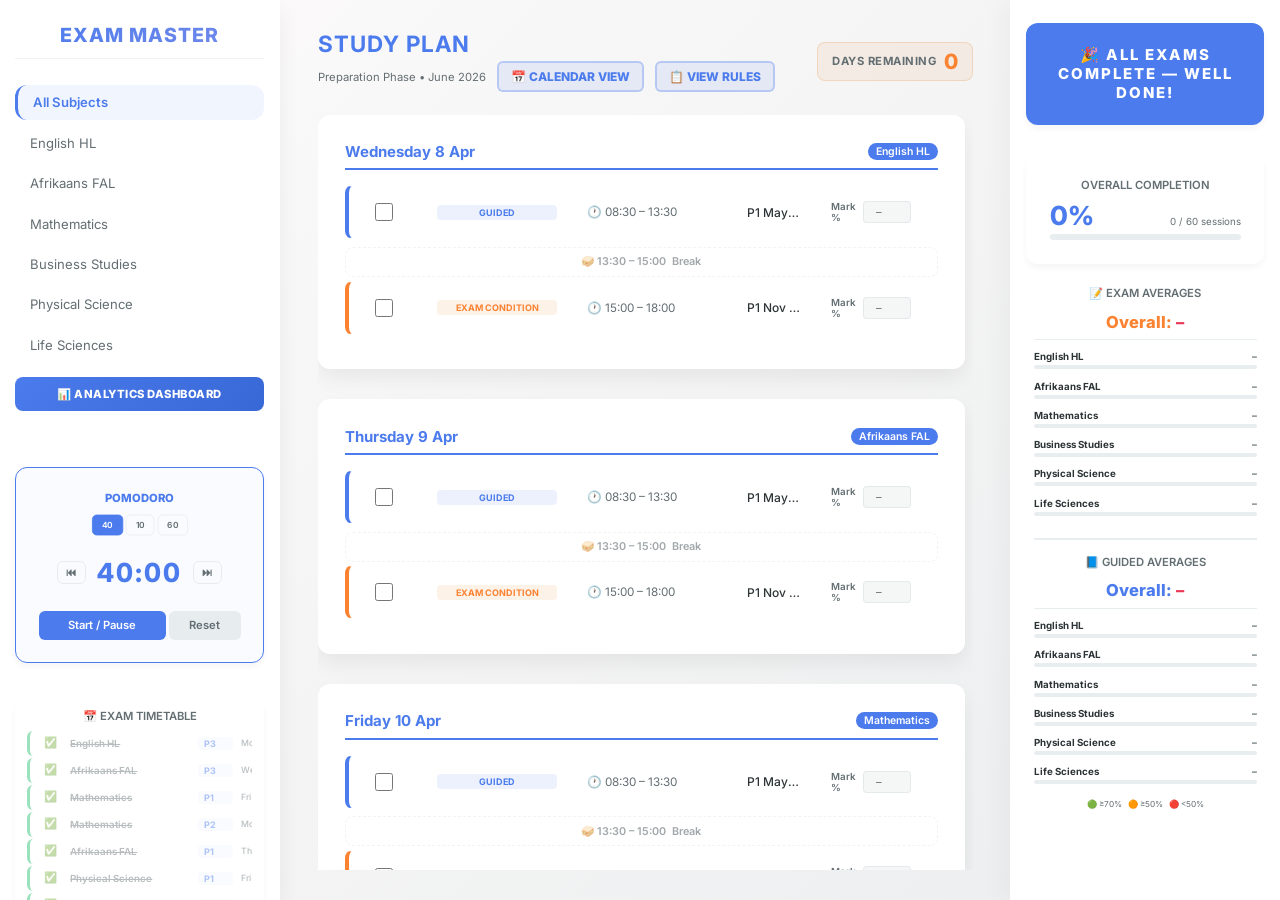
<file: index.html>
<!DOCTYPE html>
<html lang="en">
<head>
    <meta charset="UTF-8">
    <meta name="viewport" content="width=device-width, initial-scale=1.0">
    <title>Exam Master – Preparation Tracker 2026</title>
    <meta name="description" content="Track exam preparation progress for Grade 12 NSC 2026 with scheduled sittings and performance analytics.">
    <link rel="stylesheet" href="style.css">
    <link rel="preconnect" href="https://fonts.googleapis.com">
    <link rel="preconnect" href="https://fonts.gstatic.com" crossorigin>
    <link href="https://fonts.googleapis.com/css2?family=Inter:wght@400;500;600;700;800&display=swap" rel="stylesheet">
</head>
<body>
    <!-- LEFT SIDEBAR -->
    <aside>
        <div class="logo">EXAM MASTER</div>

        <nav style="margin-bottom: 1.5rem;">
            <ul class="nav-links" id="nav-links">
                <li class="nav-item active" data-subject="all">All Subjects</li>
                <li class="nav-item" data-subject="English HL">English HL</li>
                <li class="nav-item" data-subject="Afrikaans FAL">Afrikaans FAL</li>
                <li class="nav-item" data-subject="Mathematics">Mathematics</li>
                <li class="nav-item" data-subject="Business Studies">Business Studies</li>
                <li class="nav-item" data-subject="Physical Science">Physical Science</li>
                <li class="nav-item" data-subject="Life Sciences">Life Sciences</li>
            </ul>
            <a href="dashboard.html" style="display: block; margin-top: 1rem; padding: 10px; text-align: center; background: linear-gradient(135deg, var(--primary), #3867d6); color: #fff; border-radius: 8px; text-decoration: none; font-size: 0.75rem; font-weight: 800; letter-spacing: 0.5px; transition: opacity 0.2s;">📊 ANALYTICS DASHBOARD</a>
        </nav>

        <!-- Pomodoro Timer -->
        <section class="timer-panel" id="pomodoro-panel" style="margin-bottom: 1rem; border: 1px solid var(--primary); background: rgba(75, 123, 236, 0.03);">
            <div class="timer-label" id="timer-label" style="text-align: center; font-weight: 800; color: var(--primary);">Pomodoro</div>
            <div class="timer-mode-btns" style="transform: scale(0.8); margin-bottom: 0.25rem;">
                <button class="mode-btn active" onclick="setTimerMode('pomodoro')">40</button>
                <button class="mode-btn" onclick="setTimerMode('short')">10</button>
                <button class="mode-btn" onclick="setTimerMode('lunch')">60</button>
            </div>
            
            <div style="display: flex; align-items: center; justify-content: center; gap: 0.75rem; margin: 0.5rem 0;">
                <button class="mode-btn" onclick="adjustTimer(-60)" title="Back 1 min" style="padding: 4px 8px;">⏮</button>
                <div class="timer-display" id="timer-display" style="font-size: 1.75rem; min-width: 80px; text-align: center; color: var(--primary);">40:00</div>
                <button class="mode-btn" onclick="adjustTimer(60)" title="Forward 1 min" style="padding: 4px 8px;">⏭</button>
            </div>

            <div class="timer-btns" style="gap: 0.25rem;">
                <button class="timer-btn btn-start" id="timer-start-btn" onclick="toggleTimer()" style="flex: 2; font-size: 0.75rem; padding: 0.5rem;">Start / Pause</button>
                <button class="timer-btn btn-reset" onclick="resetTimer()" style="flex: 1; font-size: 0.75rem; padding: 0.5rem;">Reset</button>
            </div>
        </section>

        <!-- Exam Timetable -->
        <section class="timer-panel exam-timetable-panel" style="flex: 0 0 auto; max-height: 240px; padding: 0.75rem; overflow: hidden; margin-top: 0;">
            <div class="timer-label" style="text-align: center; margin-bottom: 0.5rem;">📅 Exam Timetable</div>
            <div id="exam-timetable-list" class="tt-list">
                <!-- Rendered by JS -->
            </div>
        </section>


    </aside>

    <!-- MOBILE HAMBURGER -->
    <button class="mobile-menu-btn" id="mobile-menu-btn" aria-label="Toggle menu" onclick="document.querySelector('aside').classList.toggle('sidebar-open'); this.classList.toggle('active');">
        <span></span><span></span><span></span>
    </button>

    <!-- CENTER CONTENT -->
    <main>
        <header class="header">
            <div>
                <h1 id="main-title" style="color: var(--primary); letter-spacing: 1px; font-size: 1.5rem;">STUDY PLAN</h1>
                <div style="display: flex; align-items: center; gap: 0.75rem; margin-top: 4px;">
                    <p style="color: var(--text-muted); font-size: 0.75rem; margin: 0;">Preparation Phase • June 2026</p>
                    <button onclick="document.getElementById('calendar-modal').style.display='flex'; renderCalendarView();" style="background: rgba(75, 123, 236, 0.1); color: var(--primary); border: 2px solid rgba(75, 123, 236, 0.3); border-radius: 6px; padding: 6px 12px; font-size: 0.8rem; font-weight: 800; cursor: pointer; transition: all 0.2s;">📅 CALENDAR VIEW</button>
                    <button onclick="document.getElementById('rules-modal').style.display='flex'" style="background: rgba(75, 123, 236, 0.1); color: var(--primary); border: 2px solid rgba(75, 123, 236, 0.3); border-radius: 6px; padding: 6px 12px; font-size: 0.8rem; font-weight: 800; cursor: pointer; transition: all 0.2s;">📋 VIEW RULES</button>
                </div>
            </div>
            <div style="display: flex; align-items: center; gap: 0.5rem; background: rgba(230, 126, 34, 0.08); padding: 8px 14px; border-radius: 8px; border: 1px solid rgba(230, 126, 34, 0.2);">
                <span style="font-size: 0.75rem; font-weight: 700; color: var(--text-muted); text-transform: uppercase; letter-spacing: 0.5px;">Days Remaining</span>
                <span id="days-countdown" style="font-size: 1.4rem; color: var(--secondary); font-weight: 800; line-height: 1;">33</span>
            </div>
        </header>

        <section class="schedule-container">
            <div id="schedule-list" class="days-list">
                <!-- Schedule generated by JS -->
            </div>
        </section>
    </main>

    <!-- RIGHT SIDEBAR -->
    <aside class="stats-aside">
        <!-- Compact Exam Countdown -->
        <section class="timer-panel" id="exam-countdown-banner" style="background: var(--primary); color: white; border: none; margin-top: 0;">
            <div id="cd-exam-label" style="font-size: 0.85rem; font-weight: 800; letter-spacing: 0.5px; margin-bottom: 0.25rem; color: rgba(255,255,255,0.95);">Next Paper</div>
            <div class="timer-label" style="color: rgba(255,255,255,0.7); margin-bottom: 0.75rem; font-size: 0.6rem;">TIME TO NEXT PAPER</div>
            <div style="display: flex; gap: 0.5rem; justify-content: center; align-items: baseline;">
                <div style="text-align: center;">
                    <div id="cd-days" style="font-size: 1.5rem; font-weight: 800; line-height: 1;">00</div>
                    <div style="font-size: 0.5rem; opacity: 0.8; text-transform: uppercase;">Days</div>
                </div>
                <div style="font-size: 1.2rem; font-weight: 300; opacity: 0.5;">:</div>
                <div style="text-align: center;">
                    <div id="cd-hours" style="font-size: 1.5rem; font-weight: 800; line-height: 1;">00</div>
                    <div style="font-size: 0.5rem; opacity: 0.8; text-transform: uppercase;">Hrs</div>
                </div>
                <div style="font-size: 1.2rem; font-weight: 300; opacity: 0.5;">:</div>
                <div style="text-align: center;">
                    <div id="cd-mins" style="font-size: 1.5rem; font-weight: 800; line-height: 1;">00</div>
                    <div style="font-size: 0.5rem; opacity: 0.8; text-transform: uppercase;">Min</div>
                </div>
                <div style="font-size: 1.2rem; font-weight: 300; opacity: 0.5;">:</div>
                <div style="text-align: center;">
                    <div id="cd-secs" style="font-size: 1.5rem; font-weight: 800; line-height: 1; color: var(--secondary-light);">00</div>
                    <div style="font-size: 0.5rem; opacity: 0.8; text-transform: uppercase;">Sec</div>
                </div>
            </div>
            <div id="cd-exam-date" style="font-size: 0.6rem; margin-top: 0.75rem; opacity: 0.7; font-weight: 600; text-align: center;">Loading...</div>
        </section>



        <!-- Overall Progress -->
        <section class="timer-panel">
            <div class="timer-label">Overall Completion</div>
            <div style="display: flex; justify-content: space-between; align-items: flex-end; margin-bottom: 0.25rem;">
                <div id="overall-percent" style="font-size: 1.75rem; font-weight: 800; color: var(--primary);">0%</div>
                <div style="font-size: 0.65rem; color: var(--text-muted); padding-bottom: 4px;">
                    <span id="sessions-done">0</span> / <span id="target-count">0</span> sessions
                </div>
            </div>
            <div style="background: var(--glass); height: 6px; border-radius: 3px; overflow: hidden;">
                <div id="progress-bar" style="width: 0%; height: 100%; background: var(--primary); transition: width 0.5s;"></div>
            </div>
        </section>

        <!-- Exam Condition Averages -->
        <section class="stats-sidebar" style="flex: 1; overflow-y: auto; padding: 0.5rem;">
            <div class="timer-label" style="text-align: center; margin-bottom: 0.75rem;">📝 Exam Averages</div>
            <div style="font-size: 1.1rem; font-weight: 800; color: var(--secondary); margin-bottom: 0.75rem; text-align: center; border-bottom: 1px solid var(--glass); padding-bottom: 0.5rem;">
                Overall: <span id="sidebar-exam-overall-avg" style="color: var(--secondary);">–</span>
            </div>
            <div style="display: flex; flex-direction: column; gap: 0.75rem;" id="exam-averages-list">
                <div>
                    <div style="display:flex;justify-content:space-between;font-size:0.65rem;font-weight:700;margin-bottom:3px;">
                        <span>English HL</span><span id="sidebar-exam-avg-English_HL">–</span>
                    </div>
                    <div style="background:var(--glass);height:4px;border-radius:2px;overflow:hidden;">
                        <div id="sidebar-exam-bar-English_HL" style="height:100%;width:0%;background:var(--secondary);border-radius:2px;transition:width 0.4s;"></div>
                    </div>
                </div>
                <div>
                    <div style="display:flex;justify-content:space-between;font-size:0.65rem;font-weight:700;margin-bottom:3px;">
                        <span>Afrikaans FAL</span><span id="sidebar-exam-avg-Afrikaans_FAL">–</span>
                    </div>
                    <div style="background:var(--glass);height:4px;border-radius:2px;overflow:hidden;">
                        <div id="sidebar-exam-bar-Afrikaans_FAL" style="height:100%;width:0%;background:var(--secondary);border-radius:2px;transition:width 0.4s;"></div>
                    </div>
                </div>
                <div>
                    <div style="display:flex;justify-content:space-between;font-size:0.65rem;font-weight:700;margin-bottom:3px;">
                        <span>Mathematics</span><span id="sidebar-exam-avg-Mathematics">–</span>
                    </div>
                    <div style="background:var(--glass);height:4px;border-radius:2px;overflow:hidden;">
                        <div id="sidebar-exam-bar-Mathematics" style="height:100%;width:0%;background:var(--secondary);border-radius:2px;transition:width 0.4s;"></div>
                    </div>
                </div>
                <div>
                    <div style="display:flex;justify-content:space-between;font-size:0.65rem;font-weight:700;margin-bottom:3px;">
                        <span>Business Studies</span><span id="sidebar-exam-avg-Business_Studies">–</span>
                    </div>
                    <div style="background:var(--glass);height:4px;border-radius:2px;overflow:hidden;">
                        <div id="sidebar-exam-bar-Business_Studies" style="height:100%;width:0%;background:var(--secondary);border-radius:2px;transition:width 0.4s;"></div>
                    </div>
                </div>
                <div>
                    <div style="display:flex;justify-content:space-between;font-size:0.65rem;font-weight:700;margin-bottom:3px;">
                        <span>Physical Science</span><span id="sidebar-exam-avg-Physical_Science">–</span>
                    </div>
                    <div style="background:var(--glass);height:4px;border-radius:2px;overflow:hidden;">
                        <div id="sidebar-exam-bar-Physical_Science" style="height:100%;width:0%;background:var(--secondary);border-radius:2px;transition:width 0.4s;"></div>
                    </div>
                </div>
                <div>
                    <div style="display:flex;justify-content:space-between;font-size:0.65rem;font-weight:700;margin-bottom:3px;">
                        <span>Life Sciences</span><span id="sidebar-exam-avg-Life_Sciences">–</span>
                    </div>
                    <div style="background:var(--glass);height:4px;border-radius:2px;overflow:hidden;">
                        <div id="sidebar-exam-bar-Life_Sciences" style="height:100%;width:0%;background:var(--secondary);border-radius:2px;transition:width 0.4s;"></div>
                    </div>
                </div>
            </div>

            <!-- Guided Averages -->
            <div style="margin-top: 1.5rem; padding-top: 1rem; border-top: 2px solid var(--glass);">
                <div class="timer-label" style="text-align: center; margin-bottom: 0.75rem;">📘 Guided Averages</div>
                <div style="font-size: 1.1rem; font-weight: 800; color: var(--primary); margin-bottom: 0.75rem; text-align: center; border-bottom: 1px solid var(--glass); padding-bottom: 0.5rem;">
                    Overall: <span id="sidebar-guided-overall-avg" style="color: var(--primary);">–</span>
                </div>
                <div style="display: flex; flex-direction: column; gap: 0.75rem;" id="guided-averages-list">
                    <div>
                        <div style="display:flex;justify-content:space-between;font-size:0.65rem;font-weight:700;margin-bottom:3px;">
                            <span>English HL</span><span id="sidebar-guided-avg-English_HL">–</span>
                        </div>
                        <div style="background:var(--glass);height:4px;border-radius:2px;overflow:hidden;">
                            <div id="sidebar-guided-bar-English_HL" style="height:100%;width:0%;background:var(--primary);border-radius:2px;transition:width 0.4s;"></div>
                        </div>
                    </div>
                    <div>
                        <div style="display:flex;justify-content:space-between;font-size:0.65rem;font-weight:700;margin-bottom:3px;">
                            <span>Afrikaans FAL</span><span id="sidebar-guided-avg-Afrikaans_FAL">–</span>
                        </div>
                        <div style="background:var(--glass);height:4px;border-radius:2px;overflow:hidden;">
                            <div id="sidebar-guided-bar-Afrikaans_FAL" style="height:100%;width:0%;background:var(--primary);border-radius:2px;transition:width 0.4s;"></div>
                        </div>
                    </div>
                    <div>
                        <div style="display:flex;justify-content:space-between;font-size:0.65rem;font-weight:700;margin-bottom:3px;">
                            <span>Mathematics</span><span id="sidebar-guided-avg-Mathematics">–</span>
                        </div>
                        <div style="background:var(--glass);height:4px;border-radius:2px;overflow:hidden;">
                            <div id="sidebar-guided-bar-Mathematics" style="height:100%;width:0%;background:var(--primary);border-radius:2px;transition:width 0.4s;"></div>
                        </div>
                    </div>
                    <div>
                        <div style="display:flex;justify-content:space-between;font-size:0.65rem;font-weight:700;margin-bottom:3px;">
                            <span>Business Studies</span><span id="sidebar-guided-avg-Business_Studies">–</span>
                        </div>
                        <div style="background:var(--glass);height:4px;border-radius:2px;overflow:hidden;">
                            <div id="sidebar-guided-bar-Business_Studies" style="height:100%;width:0%;background:var(--primary);border-radius:2px;transition:width 0.4s;"></div>
                        </div>
                    </div>
                    <div>
                        <div style="display:flex;justify-content:space-between;font-size:0.65rem;font-weight:700;margin-bottom:3px;">
                            <span>Physical Science</span><span id="sidebar-guided-avg-Physical_Science">–</span>
                        </div>
                        <div style="background:var(--glass);height:4px;border-radius:2px;overflow:hidden;">
                            <div id="sidebar-guided-bar-Physical_Science" style="height:100%;width:0%;background:var(--primary);border-radius:2px;transition:width 0.4s;"></div>
                        </div>
                    </div>
                    <div>
                        <div style="display:flex;justify-content:space-between;font-size:0.65rem;font-weight:700;margin-bottom:3px;">
                            <span>Life Sciences</span><span id="sidebar-guided-avg-Life_Sciences">–</span>
                        </div>
                        <div style="background:var(--glass);height:4px;border-radius:2px;overflow:hidden;">
                            <div id="sidebar-guided-bar-Life_Sciences" style="height:100%;width:0%;background:var(--primary);border-radius:2px;transition:width 0.4s;"></div>
                        </div>
                    </div>
                </div>
            </div>
            <p style="font-size:0.55rem;color:var(--text-muted);margin-top:1rem;text-align:center;">🟢 ≥70% &nbsp; 🟠 ≥50% &nbsp; 🔴 &lt;50%</p>
        </section>
    </aside>


    <!-- POMODORO MODAL -->
    <div id="pomodoro-modal" class="pomodoro-modal">
        <div class="modal-content">
            <h2 id="modal-title" class="modal-title">Session Complete!</h2>
            <p id="modal-msg" class="modal-msg">Take a 10 minute break to recharge.</p>
            <button class="modal-btn" id="modal-action-btn" onclick="closeTimerModal()">Start Break Now</button>
        </div>
    </div>

    <!-- RULES MODAL -->
    <div id="rules-modal" class="pomodoro-modal" style="display: none; z-index: 2000;" onclick="if(event.target === this) this.style.display='none'">
        <div class="modal-content" style="max-width: 650px; text-align: left; padding: 2.5rem; max-height: 85vh; overflow-y: auto;">
            <div style="display: flex; justify-content: space-between; align-items: center; margin-bottom: 1.5rem;">
                <h2 style="color: var(--primary); margin: 0; font-size: 1.5rem;">🎯 Exam Prep Study Rules</h2>
                <button onclick="document.getElementById('rules-modal').style.display='none'" style="background: none; border: none; font-size: 1.5rem; cursor: pointer; color: var(--text-muted);">&times;</button>
            </div>
            
            <p style="font-size: 0.85rem; color: var(--text-muted); margin-bottom: 1.5rem;">These non-negotiable rules govern the preparation phase. Read them, commit to them, and let discipline drive your results.</p>

            <h3 style="font-size: 1rem; color: var(--text-main); margin-bottom: 0.5rem; border-bottom: 1px solid var(--glass); padding-bottom: 0.25rem;">🕒 I. Routine & Sleep Protocol</h3>
            <ul style="font-size: 0.9rem; color: var(--text-main); margin-bottom: 1.5rem; padding-left: 1.2rem; line-height: 1.5;">
                <li><strong>Strict Bedtime:</strong> 22:00 (No screens 30 minutes prior).</li>
                <li><strong>Wake-up time:</strong> 07:00 (Ensures 9 hours of restorative sleep).</li>
                <li><strong>Immediate Start:</strong> Must be seated at the desk by 08:20 to begin the 08:30 session.</li>
            </ul>

            <h3 style="font-size: 1rem; color: var(--text-main); margin-bottom: 0.5rem; border-bottom: 1px solid var(--glass); padding-bottom: 0.25rem;">🪑 II. Environment & Focus Rules</h3>
            <ul style="font-size: 0.9rem; color: var(--text-main); margin-bottom: 1.5rem; padding-left: 1.2rem; line-height: 1.5;">
                <li><strong>The Desk Rule:</strong> ALL exam preparation <strong>must be done at the desk</strong>. Studying in bed is strictly prohibited.</li>
                <li><strong>Open-Door Policy:</strong> Room door <strong>must remain open</strong> during Guided Sessions (08:30 &ndash; 13:30).</li>
                <li><strong>Exam Conditions are Sacred:</strong> Afternoon sessions (15:00 &ndash; 18:00) must replicate the real exam. No music, background noise, or moving from the desk.</li>
            </ul>

            <h3 style="font-size: 1rem; color: var(--text-main); margin-bottom: 0.5rem; border-bottom: 1px solid var(--glass); padding-bottom: 0.25rem;">📱 III. Digital Distractions</h3>
            <ul style="font-size: 0.9rem; color: var(--text-main); margin-bottom: 1.5rem; padding-left: 1.2rem; line-height: 1.5;">
                <li><strong>Social Media Blackout:</strong> Social media is strictly blocked Monday through Saturday. No exceptions.</li>
                <li><strong>Restricted TV Viewing:</strong> Prohibited during the day. Max 1 hour permitted only <em>after</em> the evening session is complete.</li>
            </ul>

            <h3 style="font-size: 1rem; color: var(--text-main); margin-bottom: 0.5rem; border-bottom: 1px solid var(--glass); padding-bottom: 0.25rem;">🥪 IV. Break Protocols</h3>
            <ul style="font-size: 0.9rem; color: var(--text-main); margin-bottom: 1rem; padding-left: 1.2rem; line-height: 1.5;">
                <li><strong>13:30 Lunch Break:</strong> Eat away from the desk. Get outside/stretch for 15 mins. Avoid mental strain (no phones/books).</li>
                <li><strong>Micro-Breaks:</strong> Stand up, hydrate, and look out a window to relax eye strain. No phones.</li>
            </ul>
        </div>
    </div>

    <!-- CALENDAR MODAL -->
    <div id="calendar-modal" class="pomodoro-modal" style="display: none; z-index: 2000;" onclick="if(event.target === this) this.style.display='none'">
        <div class="modal-content" style="max-width: 800px; width: 95%; text-align: left; padding: 2.5rem; max-height: 90vh; overflow-y: auto;">
            <div style="display: flex; justify-content: space-between; align-items: center; margin-bottom: 0.5rem;">
                <h2 style="color: var(--primary); margin: 0; font-size: 1.5rem;">📅 Exam Calendar</h2>
                <button onclick="document.getElementById('calendar-modal').style.display='none'" style="background: none; border: none; font-size: 1.5rem; cursor: pointer; color: var(--text-muted);">&times;</button>
            </div>
            <div id="calendar-view-container">
                <!-- JS will populate the calendar here -->
            </div>
        </div>
    </div>

    <script src="script.js"></script>
</body>
</html>
</file>
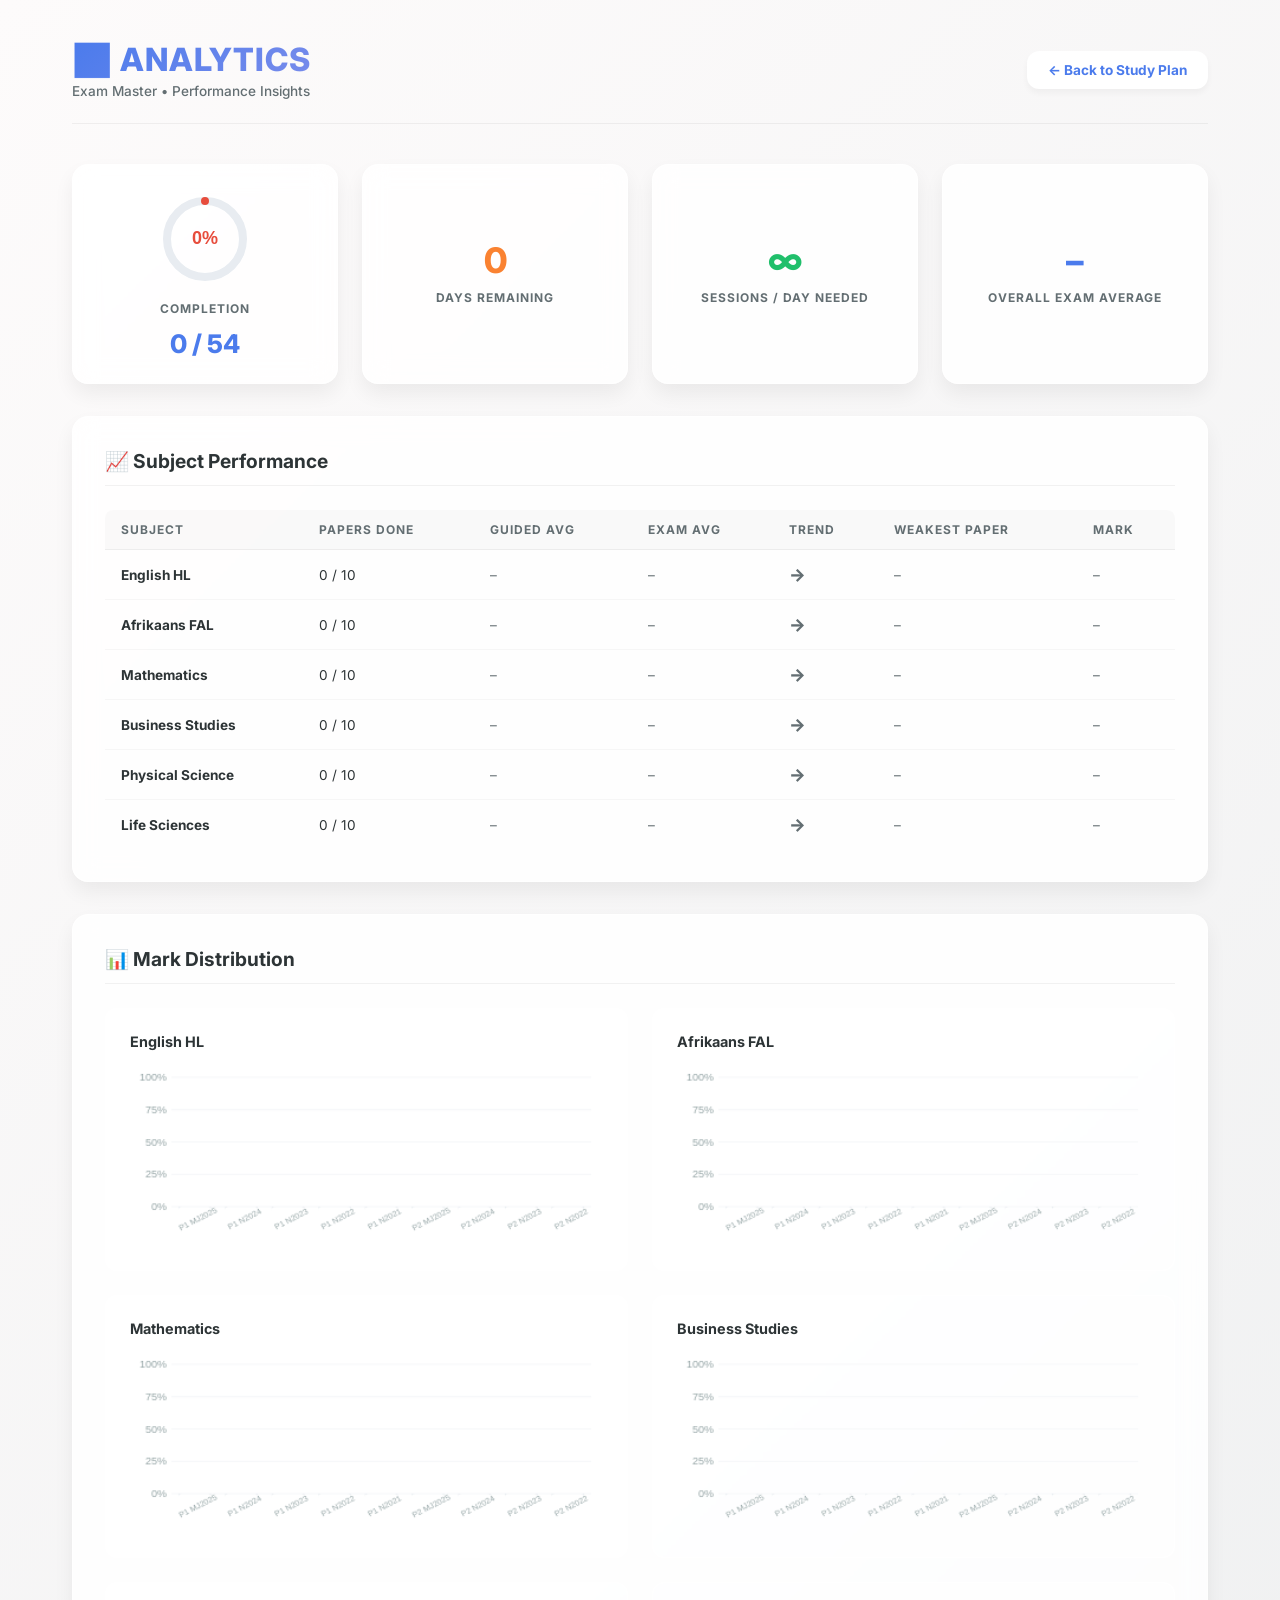
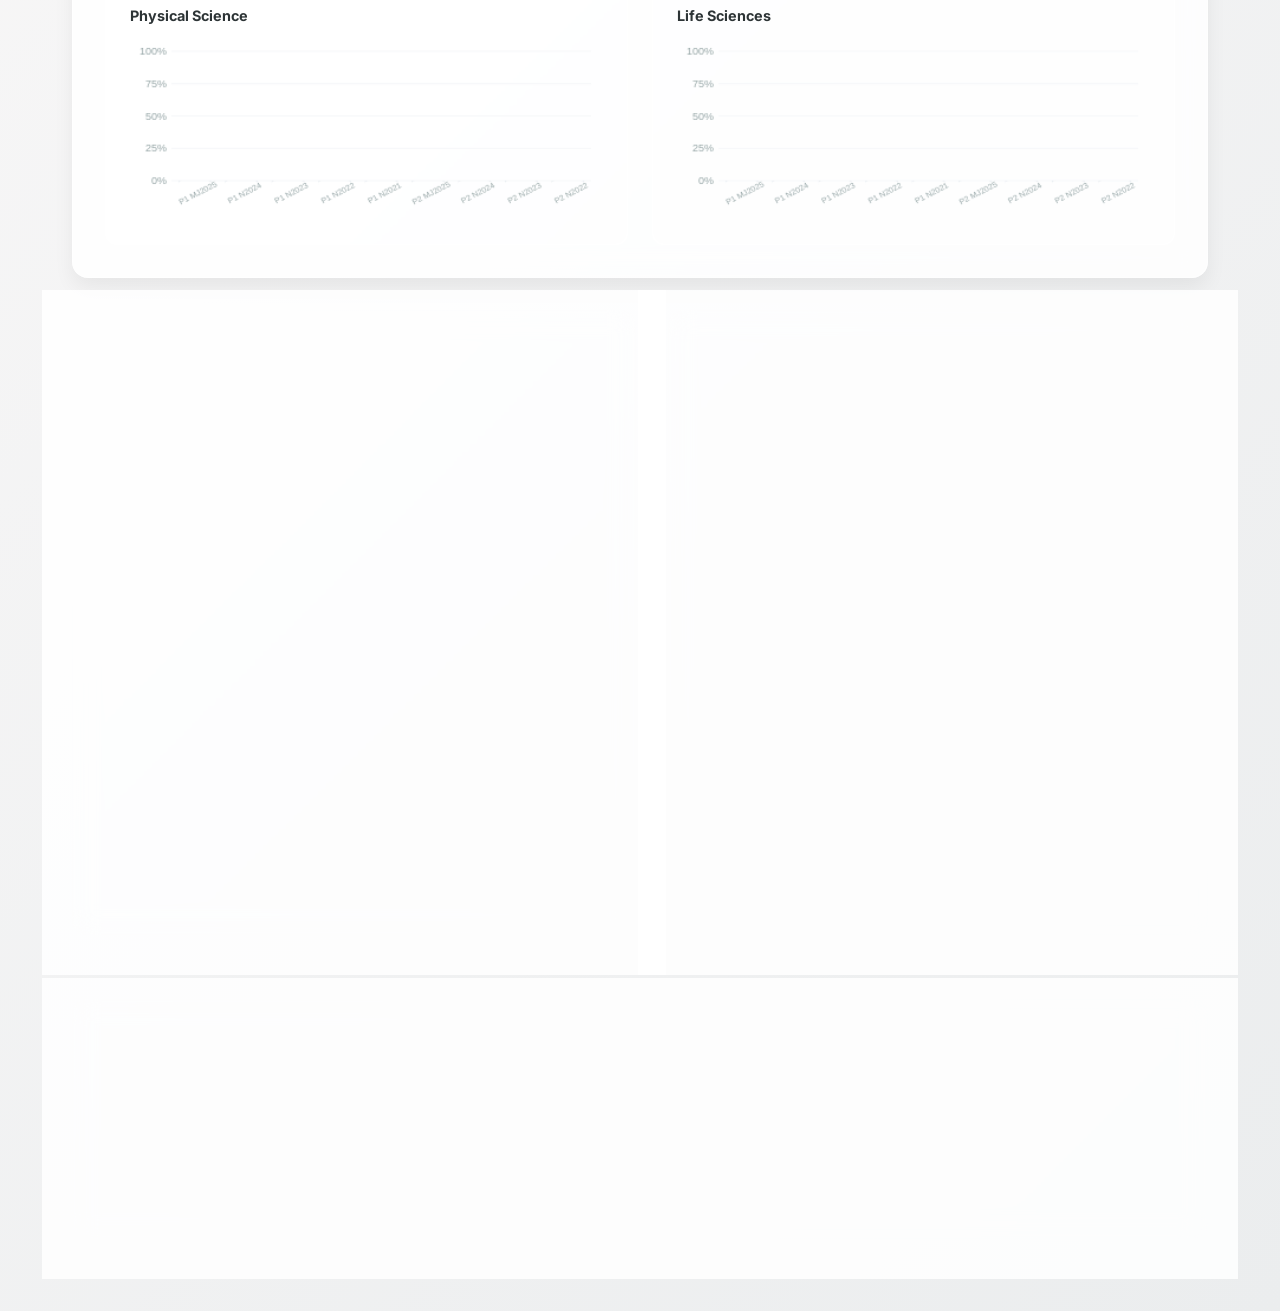
<file: dashboard.html>
<!DOCTYPE html>
<html lang="en">
<head>
    <meta charset="UTF-8">
    <meta name="viewport" content="width=device-width, initial-scale=1.0">
    <title>Exam Master – Analytics Dashboard</title>
    <meta name="description" content="Performance analytics and insights for Grade 12 NSC 2026 exam preparation.">
    <link rel="stylesheet" href="dashboard.css">
    <link rel="preconnect" href="https://fonts.googleapis.com">
    <link rel="preconnect" href="https://fonts.gstatic.com" crossorigin>
    <link href="https://fonts.googleapis.com/css2?family=Inter:wght@400;500;600;700;800&display=swap" rel="stylesheet">
</head>
<body>

    <!-- Header -->
    <header class="dash-header">
        <div>
            <h1>📊 ANALYTICS</h1>
            <p>Exam Master • Performance Insights</p>
        </div>
        <a href="index.html" class="back-btn">← Back to Study Plan</a>
    </header>

    <!-- Section 1: Hero Stats -->
    <section class="hero-strip" aria-label="Key statistics">
        <div class="hero-card">
            <canvas id="progress-ring" width="100" height="100"></canvas>
            <div class="hero-label">Completion</div>
            <div class="hero-value" id="hero-completion">0%</div>
        </div>
        <div class="hero-card">
            <div class="hero-big warn" id="hero-days">--</div>
            <div class="hero-label">Days Remaining</div>
        </div>
        <div class="hero-card">
            <div class="hero-big" id="hero-pace">--</div>
            <div class="hero-label">Sessions / Day Needed</div>
        </div>
        <div class="hero-card">
            <div class="hero-big" id="hero-exam-avg">–</div>
            <div class="hero-label">Overall Exam Average</div>
        </div>
    </section>

    <!-- Section 2: Subject Performance Table -->
    <section class="dash-section" aria-label="Subject performance">
        <h2>📈 Subject Performance</h2>
        <div class="table-wrap">
            <table id="perf-table">
                <thead>
                    <tr>
                        <th>Subject</th>
                        <th>Papers Done</th>
                        <th>Guided Avg</th>
                        <th>Exam Avg</th>
                        <th>Trend</th>
                        <th>Weakest Paper</th>
                        <th>Mark</th>
                    </tr>
                </thead>
                <tbody id="perf-tbody"></tbody>
            </table>
        </div>
    </section>

    <!-- Section 3: Mark Distribution -->
    <section class="dash-section" aria-label="Mark distribution charts">
        <h2>📊 Mark Distribution</h2>
        <div class="chart-grid" id="mark-charts"></div>
    </section>

    <!-- Section 4 & 5: Streak + Readiness -->
    <div class="split-section">
        <section class="dash-section" aria-label="Study streak">
            <h2>🔥 Study Streak & Consistency</h2>
            <div class="streak-stats">
                <div class="streak-card">
                    <div class="streak-big" id="current-streak">0</div>
                    <div class="streak-label">Current Streak</div>
                </div>
                <div class="streak-card">
                    <div class="streak-big" id="longest-streak">0</div>
                    <div class="streak-label">Longest Streak</div>
                </div>
                <div class="streak-card">
                    <div class="streak-big" id="total-study-days">0</div>
                    <div class="streak-label">Total Study Days</div>
                </div>
            </div>
            <div id="heatmap" class="heatmap-grid"></div>
        </section>

        <section class="dash-section" aria-label="Readiness scores">
            <h2 style="border-bottom: none; margin-bottom: 0.5rem; padding-bottom: 0;">🎯 Readiness Score</h2>
            <p style="font-size: 0.75rem; color: var(--text-muted); margin-bottom: 1.5rem; line-height: 1.4;">
                A composite indicator (0-100) of your exam preparedness based on <strong>Completion Rate (40%)</strong>, <strong>Exam Average (40%)</strong>, and <strong>Score Trend (20%)</strong>.<br>
                <span style="display: inline-block; margin-top: 6px;">
                    <span style="color: var(--success); font-weight: 700;">🟢 ≥70:</span> Exam Ready &nbsp;&nbsp;
                    <span style="color: var(--secondary); font-weight: 700;">🟠 40-69:</span> Needs Work &nbsp;&nbsp;
                    <span style="color: var(--danger); font-weight: 700;">🔴 &lt;40:</span> Critical Focus
                </span>
            </p>
            <div class="readiness-grid" id="readiness-grid"></div>
        </section>
    </div>

    <!-- Section 6: Pomodoro Stats -->
    <section class="dash-section" aria-label="Pomodoro statistics">
        <h2>⏱ Pomodoro Stats</h2>
        <div class="pomo-stats">
            <div class="pomo-card">
                <div class="pomo-big" id="pomo-total-hours">0h</div>
                <div class="pomo-label">Total Focus Time</div>
            </div>
            <div class="pomo-card">
                <div class="pomo-big" id="pomo-sessions">0</div>
                <div class="pomo-label">Sessions Completed</div>
            </div>
            <div class="pomo-card">
                <div class="pomo-big" id="pomo-daily-avg">0h</div>
                <div class="pomo-label">Daily Average</div>
            </div>
        </div>
    </section>

    <script src="dashboard.js"></script>
</body>
</html>
</file>
<file: style.css>
:root {
    --primary: #4b7bec;
    --primary-light: #778beb;
    --primary-dark: #3867d6;
    --secondary: #fa8231;
    --secondary-light: #fed330;
    --success: #20bf6b;
    --danger: #eb3b5a;
    --bg-main: #f4f7f6;
    --bg-card: #ffffff;
    --text-main: #2d3436;
    --text-muted: #636e72;
    --glass: rgba(223, 230, 233, 0.7);
    --glass-border: rgba(255, 255, 255, 0.5);
    --shadow-sm: 0 4px 6px rgba(0, 0, 0, 0.04);
    --shadow-md: 0 10px 20px rgba(0, 0, 0, 0.06);
    --shadow-hover: 0 15px 30px rgba(75, 123, 236, 0.15);
    --radius: 12px;
}

* {
    margin: 0;
    padding: 0;
    box-sizing: border-box;
    font-family: 'Inter', sans-serif;
}

body {
    background: linear-gradient(135deg, #fdfbfb 0%, #ebedee 100%);
    color: var(--text-main);
    display: grid;
    grid-template-columns: 330px 1fr 310px; /* Increased nav width */
    height: 100vh;
    overflow: hidden;
    transition: grid-template-columns 0.3s ease;
}

/* ── Responsive Scaling ── */
@media (max-width: 1400px) {
    body { grid-template-columns: 280px 1fr 270px; }
    :root { font-size: 15px; }
}

@media (max-width: 1100px) {
    body { grid-template-columns: 240px 1fr 240px; }
    :root { font-size: 14px; }
}

@media (max-width: 900px) {
    body { grid-template-columns: 240px 1fr 0px; }
    .stats-aside { display: none; }
}

/* ── Mobile Hamburger Button ── */
.mobile-menu-btn {
    display: none;
    position: fixed;
    top: 12px;
    left: 12px;
    z-index: 1001;
    width: 40px;
    height: 40px;
    border: none;
    background: var(--bg-card);
    border-radius: 8px;
    box-shadow: 0 2px 8px rgba(0,0,0,0.15);
    cursor: pointer;
    flex-direction: column;
    align-items: center;
    justify-content: center;
    gap: 5px;
    padding: 8px;
}

.mobile-menu-btn span {
    display: block;
    width: 20px;
    height: 2px;
    background: var(--text-main);
    border-radius: 1px;
    transition: all 0.3s ease;
}

.mobile-menu-btn.active span:nth-child(1) {
    transform: rotate(45deg) translate(5px, 5px);
}
.mobile-menu-btn.active span:nth-child(2) {
    opacity: 0;
}
.mobile-menu-btn.active span:nth-child(3) {
    transform: rotate(-45deg) translate(5px, -5px);
}

/* ── Mobile Layout (≤ 768px) ── */
@media (max-width: 768px) {
    :root { font-size: 14px; }

    body {
        display: flex;
        flex-direction: column;
        height: auto;
        min-height: 100vh;
        overflow: auto;
    }

    /* Hamburger visible */
    .mobile-menu-btn {
        display: flex;
    }

    /* Sidebar becomes slide-out drawer */
    aside {
        position: fixed;
        top: 0;
        left: -320px;
        width: 320px;
        height: 100vh;
        z-index: 1000;
        transition: left 0.3s ease;
        box-shadow: 4px 0 20px rgba(0,0,0,0.15);
    }

    aside.sidebar-open {
        left: 0;
    }

    /* Right sidebar hidden */
    .stats-aside {
        display: none;
    }

    /* Main fills full width */
    main {
        padding: 1rem;
        padding-top: 60px; /* room for hamburger */
        height: auto;
        overflow: visible;
    }

    main > * {
        max-width: 100%;
    }

    /* Header compact */
    .header {
        margin-bottom: 1rem;
    }

    .header h1 {
        font-size: 1.1rem !important;
    }

    /* Schedule container scrolls naturally */
    .schedule-container {
        overflow: visible;
    }

    .days-list {
        overflow: visible;
        padding-right: 0;
        gap: 1rem;
    }

    /* Day cards */
    .day-card {
        padding: 0.75rem;
    }

    .day-header {
        margin-bottom: 0.75rem;
        flex-wrap: wrap;
        gap: 0.5rem;
    }

    .day-date {
        font-size: 0.85rem;
    }

    /* ── Mobile Session Cards ── */
    .sitting {
        display: flex;
        flex-wrap: wrap;
        align-items: center;
        gap: 8px;
        padding: 12px;
        border-left-width: 3px;
        border-radius: 8px;
    }

    .sitting:hover {
        transform: none;
    }

    /* Row 1: Checkbox + Type + Time — all on one line */
    .sitting .session-check {
        width: 22px;
        height: 22px;
        flex-shrink: 0;
        order: 1;
    }

    .sitting .sitting-type {
        order: 2;
        font-size: 0.6rem;
        padding: 3px 8px;
    }

    .sitting .sitting-time {
        order: 3;
        font-size: 0.72rem;
        margin-left: auto;
        color: var(--text-muted);
        white-space: nowrap;
    }

    /* Row 2: Paper name takes full width */
    .sitting .paper-name {
        order: 4;
        flex-basis: 100%;
        font-size: 0.9rem;
        font-weight: 600;
        white-space: normal;
        overflow: visible;
        padding: 4px 0 2px 30px; /* indent past checkbox */
    }

    /* Row 3: Mark input full width */
    .sitting .mark-wrapper {
        order: 5;
        flex-basis: 100%;
        padding-left: 30px;
        display: flex;
        align-items: center;
        gap: 8px;
    }

    .sitting .mark-wrapper label {
        font-size: 0.7rem;
        font-weight: 600;
        color: var(--text-muted);
    }

    .mark-input {
        width: 72px;
        font-size: 0.9rem;
        padding: 8px 10px;
        border-radius: 6px;
    }

    /* Subject tag in header */
    .subject-tag {
        font-size: 0.6rem;
        max-width: 100%;
        white-space: normal;
        text-align: center;
    }

    /* Break row */
    .break-row {
        font-size: 0.7rem;
        padding: 8px;
    }

    /* Timer panel compact */
    .timer-panel {
        padding: 1rem;
    }

    /* Modal responsive */
    .modal-content {
        padding: 2rem 1.5rem;
    }

    .modal-title {
        font-size: 1.75rem;
    }

    .modal-msg {
        font-size: 1rem;
    }
}

/* ── Small Phone (≤ 480px) ── */
@media (max-width: 480px) {
    :root { font-size: 13px; }

    main {
        padding: 0.5rem;
        padding-top: 56px;
    }

    .header h1 {
        font-size: 1rem !important;
    }

    .day-card {
        padding: 0.5rem;
        border-radius: 8px;
    }

    .day-header {
        padding-bottom: 0.375rem;
    }

    .sitting {
        padding: 10px;
        gap: 6px;
        font-size: 0.78rem;
    }

    .sitting .paper-name {
        font-size: 0.82rem;
        padding-left: 30px;
    }

    .mark-input {
        width: 64px;
        font-size: 0.82rem;
        padding: 6px 8px;
    }

    .modal-content {
        padding: 1.5rem 1rem;
        border-radius: 14px;
    }

    .modal-title {
        font-size: 1.4rem;
    }
}

/* ── Mobile Overlay Backdrop ── */
@media (max-width: 768px) {
    aside.sidebar-open::after {
        content: '';
        position: fixed;
        top: 0;
        left: 320px;
        width: calc(100vw - 320px);
        height: 100vh;
        background: rgba(0,0,0,0.4);
        z-index: -1;
    }
}
aside {
    height: 100vh;
    background: var(--bg-card);
    backdrop-filter: blur(12px);
    -webkit-backdrop-filter: blur(12px);
    border-right: 1px solid var(--glass-border);
    padding: 1.5rem 1rem;
    display: flex;
    flex-direction: column;
    gap: 1.25rem;
    box-shadow: var(--shadow-md);
    overflow-y: auto;
}

.stats-aside {
    height: 100vh;
    background: var(--bg-card);
    backdrop-filter: blur(12px);
    -webkit-backdrop-filter: blur(12px);
    border-left: 1px solid var(--glass-border);
    padding: 1.5rem 1rem;
    display: flex;
    flex-direction: column;
    gap: 1rem;
    box-shadow: -10px 0 20px rgba(0,0,0,0.03);
    overflow-y: auto;
}

.logo {
    font-size: 1.3rem;
    font-weight: 800;
    background: linear-gradient(135deg, var(--primary), var(--primary-light));
    -webkit-background-clip: text;
    -webkit-text-fill-color: transparent;
    letter-spacing: 1px;
    text-align: center;
    padding-bottom: 0.75rem;
    border-bottom: 1px solid rgba(0,0,0,0.05);
    margin-bottom: 0.5rem;
}

.nav-links {
    list-style: none;
    display: flex;
    flex-direction: column;
    gap: 0.375rem;
}

.nav-item {
    padding: 0.625rem 1rem;
    border-radius: var(--radius);
    cursor: pointer;
    transition: all 0.25s ease;
    color: var(--text-muted);
    font-size: 0.875rem;
}

.nav-item:hover,
.nav-item.active {
    background: rgba(75, 123, 236, 0.08);
    color: var(--primary);
}

.nav-item.active {
    font-weight: 600;
    border-left: 3px solid var(--primary);
}

/* ── Main ── */
main {
    padding: 2rem 2.5rem;
    display: flex;
    flex-direction: column;
    overflow: hidden;
    height: 100vh;
    background: transparent;
}

main > * {
    max-width: 1100px;
    width: 100%;
    margin-left: auto;
    margin-right: auto;
}

.header {
    display: flex;
    justify-content: space-between;
    align-items: center;
    margin-bottom: 1.5rem;
}

/* ── Schedule Layout ── */
.schedule-container {
    display: flex;
    flex-direction: column;
    flex: 1;
    min-height: 0;
    overflow: hidden;
}

.days-list {
    display: flex;
    flex-direction: column;
    gap: 1.25rem;
    overflow-y: auto;
    padding-right: 0.5rem;
    scrollbar-width: thin;
    scrollbar-color: var(--primary) transparent;
}

.days-list::-webkit-scrollbar { width: 6px; }
.days-list::-webkit-scrollbar-thumb { background: var(--primary); border-radius: 3px; }

/* ── Day Cards ── */
.day-card {
    background: var(--bg-card);
    backdrop-filter: blur(12px);
    -webkit-backdrop-filter: blur(12px);
    border-radius: var(--radius);
    padding: 1.75rem;
    border: 1px solid var(--glass-border);
    box-shadow: var(--shadow-md);
    margin-bottom: 0.75rem;
    transition: transform 0.3s ease, box-shadow 0.3s ease;
}

.day-card:hover {
    box-shadow: var(--shadow-hover);
}

.day-header {
    display: flex;
    justify-content: space-between;
    align-items: center;
    margin-bottom: 1rem;
    padding-bottom: 0.5rem;
    border-bottom: 2px solid var(--primary);
}

.day-date {
    font-weight: 700;
    color: var(--primary);
    font-size: 1rem;
}

/* ── Sittings (High-Density 5-Column Grid) ── */
.sitting {
    display: grid;
    grid-template-columns: 32px 120px 130px 1fr 80px; /* Streamlined 5-column layout */
    align-items: center;
    gap: 2rem;
    padding: 1rem 1.75rem;
    margin-bottom: 0.5rem;
    border-radius: 8px;
    background: rgba(255,255,255,0.6);
    border: 1px solid var(--glass-border);
    font-size: 0.88rem;
    border-left: 4px solid var(--primary);
    transition: all 0.25s cubic-bezier(0.175, 0.885, 0.32, 1.275);
}

.sitting:hover {
    transform: translateX(4px) scale(1.01);
    background: rgba(255,255,255,0.9);
    box-shadow: var(--shadow-sm);
}

.sitting-time {
    font-size: 0.78rem;
    color: var(--text-muted);
    white-space: nowrap;
}

.mark-wrapper {
    display: flex;
    align-items: center;
    gap: 6px;
}

.mark-wrapper label {
    font-size: 0.65rem;
    color: var(--text-muted);
    font-weight: 600;
}

.break-row {
    display: flex;
    justify-content: center;
    align-items: center;
    gap: 0.5rem;
    padding: 0.5rem;
    font-size: 0.72rem;
    color: var(--text-muted);
    border: 1px dashed var(--glass);
    border-radius: 8px;
    background: transparent;
    opacity: 0.6;
    font-weight: 600;
    margin: 0.25rem 0;
}

.sitting.done {
    opacity: 0.55;
    background: rgba(244, 247, 246, 0.6);
}

.sitting-type {
    font-size: 0.6rem;
    text-transform: uppercase;
    font-weight: 700;
    padding: 2px 6px;
    border-radius: 4px;
    text-align: center;
    white-space: nowrap;
}

.type-guided {
    background: rgba(75, 123, 236, 0.1);
    color: var(--primary);
}

.type-exam {
    background: rgba(230, 126, 34, 0.1);
    color: var(--secondary);
}

.subject-tag {
    font-size: 0.7rem;
    background: var(--glass);
    padding: 2px 8px;
    border-radius: 12px;
    font-weight: 600;
    white-space: nowrap;
    overflow: hidden;
    text-overflow: ellipsis;
    text-align: center;
}

.paper-name {
    font-weight: 500;
    white-space: nowrap;
    overflow: hidden;
    text-overflow: ellipsis;
}

/* ── Checkboxes ── */
.session-check {
    width: 18px;
    height: 18px;
    accent-color: var(--success);
    cursor: pointer;
    flex-shrink: 0;
}

/* ── Tracker Sidebar ── */
.tracker-sidebar {
    background: rgba(255,255,255,0.5);
    padding: 1.25rem;
    border-radius: var(--radius);
    border: 1px solid var(--glass-border);
    box-shadow: inset 0 2px 4px rgba(0,0,0,0.02);
    overflow-y: auto;
    scrollbar-width: thin;
    scrollbar-color: var(--primary) transparent;
}

.tracker-sidebar::-webkit-scrollbar {
    width: 4px;
}

.tracker-sidebar::-webkit-scrollbar-thumb {
    background: var(--primary);
    border-radius: 3px;
}

.paper-row {
    display: flex;
    justify-content: space-between;
    align-items: center;
    padding: 0.5rem 0;
    border-bottom: 1px solid rgba(0,0,0,0.04);
    font-size: 0.8rem;
}

.paper-name {
    font-size: 0.8rem;
}

.status-dots {
    display: flex;
    gap: 4px;
    align-items: center;
}

.dot {
    width: 10px;
    height: 10px;
    border-radius: 50%;
    background: var(--glass);
    cursor: pointer;
    transition: background 0.2s;
    border: 1px solid rgba(0,0,0,0.08);
}

.dot.success {
    background: var(--success);
    border-color: var(--success);
}

/* ── Mark Input ── */
.mark-input {
    width: 48px;
    font-size: 0.75rem;
    padding: 3px 6px;
    border: 1px solid var(--glass);
    border-radius: 4px;
    text-align: center;
    background: var(--bg-main);
}

.mark-input:focus {
    outline: 2px solid var(--primary);
    border-color: var(--primary);
}

/* ── Progress Averages ── */
.avg-section {
    background: var(--bg-card);
    backdrop-filter: blur(12px);
    -webkit-backdrop-filter: blur(12px);
    padding: 1.5rem;
    border-radius: var(--radius);
    border: 1px solid var(--glass-border);
    box-shadow: var(--shadow-md);
    margin-bottom: 2rem;
    transition: transform 0.3s ease;
}
.avg-section:hover {
    transform: translateY(-2px);
    box-shadow: var(--shadow-hover);
}

.avg-grid {
    display: grid;
    grid-template-columns: repeat(auto-fit, minmax(140px, 1fr));
    gap: 0.75rem;
    margin-top: 0.75rem;
}

.avg-card {
    background: rgba(255,255,255,0.5);
    padding: 1rem;
    border-radius: 8px;
    text-align: center;
    border: 1px solid var(--glass-border);
    transition: transform 0.2s ease;
}
.avg-card:hover {
    transform: translateY(-2px);
}

.avg-subj {
    font-size: 0.7rem;
    color: var(--text-muted);
    margin-bottom: 0.25rem;
    font-weight: 600;
    text-transform: uppercase;
}

.avg-value {
    font-size: 1.3rem;
    font-weight: 700;
    color: var(--primary);
}

.avg-bar {
    height: 4px;
    background: var(--glass);
    border-radius: 2px;
    margin-top: 0.5rem;
    overflow: hidden;
}

.avg-bar-fill {
    height: 100%;
    background: var(--primary);
    border-radius: 2px;
    transition: width 0.4s ease;
}

/* ── Pomodoro / Timer ── */
.timer-panel {
    background: rgba(255,255,255,0.6);
    backdrop-filter: blur(12px);
    -webkit-backdrop-filter: blur(12px);
    padding: 1.5rem;
    border-radius: var(--radius);
    border: 1px solid var(--glass-border);
    box-shadow: var(--shadow-sm);
    text-align: center;
    margin-top: 1rem;
    transition: transform 0.3s ease;
}
.timer-panel:hover {
    transform: translateY(-2px);
    box-shadow: var(--shadow-md);
}

.timer-display {
    font-size: 2.5rem;
    font-weight: 800;
    font-variant-numeric: tabular-nums;
    color: var(--primary);
    margin: 0.75rem 0;
    letter-spacing: 2px;
}

.timer-label {
    font-size: 0.75rem;
    color: var(--text-muted);
    font-weight: 600;
    text-transform: uppercase;
    margin-bottom: 0.5rem;
}

.timer-btns {
    display: flex;
    gap: 0.5rem;
    justify-content: center;
    margin-top: 0.75rem;
}

.timer-btn {
    padding: 0.5rem 1.25rem;
    border: none;
    border-radius: 6px;
    cursor: pointer;
    font-size: 0.8rem;
    font-weight: 600;
    transition: all 0.2s;
}

.btn-start {
    background: var(--primary);
    color: white;
}

.btn-start:hover {
    background: var(--primary-dark);
}

.btn-pause {
    background: var(--secondary);
    color: white;
}

.btn-reset {
    background: var(--glass);
    color: var(--text-muted);
}

.btn-reset:hover {
    background: rgba(0,0,0,0.1);
}

.timer-mode-btns {
    display: flex;
    gap: 0.25rem;
    justify-content: center;
    margin-bottom: 0.5rem;
}

.mode-btn {
    padding: 0.375rem 0.75rem;
    border: 1px solid var(--glass);
    border-radius: 6px;
    cursor: pointer;
    font-size: 0.7rem;
    font-weight: 600;
    background: transparent;
    color: var(--text-muted);
    transition: all 0.2s;
}

.mode-btn.active {
    background: var(--primary);
    color: white;
    border-color: var(--primary);
}

/* ── Animation ── */
@keyframes fadeIn {
    from { opacity: 0; transform: translateY(8px); }
    to { opacity: 1; transform: translateY(0); }
}

.animate-fade {
    animation: fadeIn 0.4s ease forwards;
}

@media (prefers-reduced-motion: reduce) {
    .animate-fade {
        animation: none;
    }
}

/* ── Pomodoro Modal ── */
.pomodoro-modal {
    position: fixed;
    top: 0;
    left: 0;
    width: 100vw;
    height: 100vh;
    background: rgba(45, 52, 54, 0.95);
    backdrop-filter: blur(8px);
    display: none;
    justify-content: center;
    align-items: center;
    z-index: 9999;
    color: white;
    text-align: center;
    animation: pomodoroFadeIn 0.4s ease-out;
}

.pomodoro-modal.active {
    display: flex;
}

.modal-content {
    background: var(--bg-card);
    color: var(--text-main);
    padding: 3rem;
    border-radius: 20px;
    box-shadow: 0 20px 50px rgba(0,0,0,0.3);
    max-width: 500px;
    width: 90%;
    transform: scale(0.9);
    transition: transform 0.3s cubic-bezier(0.175, 0.885, 0.32, 1.275);
}

.pomodoro-modal.active .modal-content {
    transform: scale(1);
}

.modal-title {
    font-size: 2.5rem;
    font-weight: 800;
    margin-bottom: 1rem;
    color: var(--primary);
}

.modal-msg {
    font-size: 1.25rem;
    margin-bottom: 2rem;
    color: var(--text-muted);
}

.modal-btn {
    background: var(--primary);
    color: white;
    border: none;
    padding: 1rem 2rem;
    font-size: 1.1rem;
    font-weight: 700;
    border-radius: 12px;
    cursor: pointer;
    transition: all 0.2s ease;
}

.modal-btn:hover {
    transform: translateY(-2px);
    box-shadow: 0 5px 15px rgba(75, 123, 236, 0.4);
}

@keyframes pomodoroFadeIn {
    from { opacity: 0; }
    to { opacity: 1; }
}

/* ── Exam Timetable ── */
.exam-timetable-panel {
    display: flex;
    flex-direction: column;
}

.tt-list {
    display: flex;
    flex-direction: column;
    gap: 2px;
    overflow-y: auto;
    max-height: 192px;
    scrollbar-width: thin;
    scrollbar-color: var(--primary) transparent;
}

.tt-list::-webkit-scrollbar { width: 4px; }
.tt-list::-webkit-scrollbar-thumb { background: var(--primary); border-radius: 2px; }

.tt-row {
    display: grid;
    grid-template-columns: 24px 120px 35px 1fr;
    gap: 8px;
    align-items: center;
    padding: 6px 8px;
    border-radius: 6px;
    font-size: 0.65rem;
    transition: all 0.2s ease;
    border-left: 3px solid transparent;
}

.tt-row:hover {
    background: rgba(75, 123, 236, 0.04);
}

.tt-status {
    font-size: 0.7rem;
    text-align: center;
    line-height: 1;
}

.tt-subject {
    font-weight: 600;
    color: var(--text-main);
    white-space: nowrap;
    overflow: hidden;
    text-overflow: ellipsis;
    text-align: left;
}

.tt-paper {
    font-weight: 700;
    font-size: 0.6rem;
    padding: 1px 6px;
    border-radius: 4px;
    background: rgba(75, 123, 236, 0.08);
    color: var(--primary);
    text-align: left;
}

.tt-date {
    font-size: 0.58rem;
    color: var(--text-muted);
    font-weight: 500;
    white-space: nowrap;
    font-variant-numeric: tabular-nums;
    text-align: left;
}

/* Past exam — completed */
.tt-row.tt-past {
    opacity: 0.45;
    border-left-color: var(--success);
}

.tt-row.tt-past .tt-subject {
    text-decoration: line-through;
    color: var(--text-muted);
}

/* Next exam — highlighted */
.tt-row.tt-next {
    background: rgba(75, 123, 236, 0.08);
    border-left-color: var(--secondary);
    box-shadow: 0 0 0 1px rgba(250, 130, 49, 0.15);
    animation: ttPulse 2s ease-in-out infinite;
}

.tt-row.tt-next .tt-subject {
    color: var(--primary-dark);
    font-weight: 800;
}

.tt-row.tt-next .tt-paper {
    background: var(--secondary);
    color: #fff;
}

/* Upcoming exam — default */
.tt-row.tt-upcoming {
    border-left-color: var(--glass);
}

@keyframes ttPulse {
    0%, 100% { box-shadow: 0 0 0 1px rgba(250, 130, 49, 0.15); }
    50% { box-shadow: 0 0 0 2px rgba(250, 130, 49, 0.3); }
}

@media (prefers-reduced-motion: reduce) {
    .tt-row.tt-next {
        animation: none;
    }
}

/* ── Calendar View ── */
.calendar-grid {
    display: grid;
    grid-template-columns: repeat(7, 1fr);
    gap: 8px;
    margin-top: 1rem;
}
.cal-day-header {
    text-align: center;
    font-weight: 700;
    color: var(--text-muted);
    font-size: 0.8rem;
    padding-bottom: 8px;
    border-bottom: 2px solid var(--glass);
}
.cal-day {
    background: var(--bg-main);
    border: 1px solid var(--glass-border);
    border-radius: 8px;
    min-height: 100px;
    padding: 8px;
    display: flex;
    flex-direction: column;
    gap: 4px;
}
.cal-day.empty {
    background: transparent;
    border-color: transparent;
}
.cal-date {
    font-size: 0.8rem;
    font-weight: 800;
    color: var(--text-muted);
    margin-bottom: 4px;
}
.cal-event {
    background: rgba(75, 123, 236, 0.1);
    border-left: 3px solid var(--primary);
    padding: 4px 6px;
    border-radius: 4px;
    font-size: 0.65rem;
    line-height: 1.2;
}
.cal-event.exam-past {
    opacity: 0.6;
    border-left-color: var(--success);
}
.cal-event-subject {
    font-weight: 700;
    color: var(--text-main);
}
.cal-event-time {
    color: var(--primary);
    font-weight: 600;
    font-size: 0.6rem;
}
</file>
<file: dashboard.css>
:root {
    --primary: #4b7bec;
    --primary-light: #778beb;
    --secondary: #fa8231;
    --secondary-light: #fed330;
    --success: #20bf6b;
    --danger: #eb3b5a;
    --bg-main: #f4f7f6;
    --bg-card: rgba(255, 255, 255, 0.85);
    --text-main: #2d3436;
    --text-muted: #636e72;
    --glass: rgba(223, 230, 233, 0.7);
    --glass-border: rgba(255, 255, 255, 0.5);
    --shadow-sm: 0 4px 6px rgba(0, 0, 0, 0.04);
    --shadow-md: 0 10px 20px rgba(0, 0, 0, 0.06);
    --shadow-hover: 0 15px 30px rgba(75, 123, 236, 0.15);
    --font: 'Inter', -apple-system, sans-serif;
}

* { margin: 0; padding: 0; box-sizing: border-box; }

body {
    font-family: var(--font);
    background: linear-gradient(135deg, #fdfbfb 0%, #ebedee 100%);
    color: var(--text-main);
    min-height: 100vh;
    padding: 2.5rem 2rem;
    max-width: 1200px;
    margin: 0 auto;
}

/* ── Header ── */
.dash-header {
    display: flex;
    justify-content: space-between;
    align-items: center;
    margin-bottom: 2.5rem;
    padding-bottom: 1.5rem;
    border-bottom: 1px solid rgba(0,0,0,0.05);
}

.dash-header h1 {
    font-size: 2rem;
    background: linear-gradient(135deg, var(--primary), var(--primary-light));
    -webkit-background-clip: text;
    -webkit-text-fill-color: transparent;
    letter-spacing: 1px;
    font-weight: 800;
}

.dash-header p {
    font-size: 0.85rem;
    color: var(--text-muted);
    margin-top: 4px;
    font-weight: 500;
}

.back-btn {
    display: inline-flex;
    align-items: center;
    gap: 8px;
    padding: 10px 20px;
    background: #fff;
    color: var(--primary);
    text-decoration: none;
    border-radius: 12px;
    font-size: 0.85rem;
    font-weight: 700;
    box-shadow: var(--shadow-sm);
    border: 1px solid var(--glass-border);
    transition: all 0.3s cubic-bezier(0.25, 0.8, 0.25, 1);
}

.back-btn:hover { 
    transform: translateY(-2px);
    box-shadow: var(--shadow-md);
    background: var(--primary);
    color: #fff;
}

/* ── Cards / Sections ── */
.dash-section {
    background: var(--bg-card);
    backdrop-filter: blur(12px);
    -webkit-backdrop-filter: blur(12px);
    border: 1px solid var(--glass-border);
    border-radius: 16px;
    padding: 2rem;
    margin-bottom: 2rem;
    box-shadow: var(--shadow-md);
    animation: fadeUp 0.6s cubic-bezier(0.16, 1, 0.3, 1) both;
    transition: transform 0.3s ease, box-shadow 0.3s ease;
}

.dash-section:hover {
    box-shadow: var(--shadow-hover);
}

.dash-section h2 {
    font-size: 1.2rem;
    color: var(--text-main);
    margin-bottom: 1.5rem;
    padding-bottom: 0.75rem;
    border-bottom: 1px solid rgba(0,0,0,0.05);
    font-weight: 700;
}

@keyframes fadeUp {
    from { opacity: 0; transform: translateY(20px); }
    to   { opacity: 1; transform: translateY(0); }
}

/* ── Section 1: Hero Strip ── */
.hero-strip {
    display: grid;
    grid-template-columns: repeat(4, 1fr);
    gap: 1.5rem;
    margin-bottom: 2rem;
}

.hero-card {
    background: var(--bg-card);
    backdrop-filter: blur(12px);
    -webkit-backdrop-filter: blur(12px);
    border: 1px solid var(--glass-border);
    border-radius: 16px;
    padding: 1.5rem;
    text-align: center;
    box-shadow: var(--shadow-md);
    animation: fadeUp 0.6s cubic-bezier(0.16, 1, 0.3, 1) both;
    display: flex;
    flex-direction: column;
    align-items: center;
    justify-content: center;
    gap: 12px;
    transition: transform 0.3s ease, box-shadow 0.3s ease;
}

.hero-card:hover {
    transform: translateY(-4px);
    box-shadow: var(--shadow-hover);
}

.hero-card canvas { display: block; }

.hero-big {
    font-size: 2.2rem;
    font-weight: 800;
    color: var(--primary);
    line-height: 1;
}

.hero-big.warn { color: var(--secondary); }
.hero-big.good { color: var(--success); }
.hero-big.bad  { color: var(--danger); }

.hero-label {
    font-size: 0.75rem;
    font-weight: 700;
    color: var(--text-muted);
    text-transform: uppercase;
    letter-spacing: 1px;
}

.hero-value {
    font-size: 1.6rem;
    font-weight: 800;
    color: var(--primary);
}

/* ── Section 2: Performance Table ── */
.table-wrap { overflow-x: auto; border-radius: 8px; }

#perf-table {
    width: 100%;
    border-collapse: separate;
    border-spacing: 0;
    font-size: 0.85rem;
}

#perf-table th {
    text-align: left;
    padding: 12px 16px;
    background: rgba(0,0,0,0.02);
    font-weight: 700;
    font-size: 0.75rem;
    text-transform: uppercase;
    letter-spacing: 1px;
    color: var(--text-muted);
    border-bottom: 1px solid rgba(0,0,0,0.05);
}

#perf-table td {
    padding: 14px 16px;
    border-bottom: 1px solid rgba(0,0,0,0.03);
    vertical-align: middle;
    transition: background 0.2s;
}

#perf-table tbody tr:last-child td {
    border-bottom: none;
}

#perf-table tbody tr:hover td {
    background: rgba(75, 123, 236, 0.04);
}

.trend-up { color: var(--success); font-weight: 800; font-size: 1.1rem; }
.trend-down { color: var(--danger); font-weight: 800; font-size: 1.1rem; }
.trend-flat { color: var(--text-muted); font-weight: 800; font-size: 1.1rem; }
.mark-badge {
    display: inline-flex;
    align-items: center;
    justify-content: center;
    padding: 4px 10px;
    border-radius: 6px;
    font-weight: 700;
    font-size: 0.75rem;
}
.mark-good { background: rgba(32,191,107,0.15); color: var(--success); }
.mark-mid  { background: rgba(250,130,49,0.15); color: var(--secondary); }
.mark-bad  { background: rgba(235,59,90,0.15); color: var(--danger); }
.mark-none { color: var(--text-muted); }

/* ── Section 3: Mark Distribution Charts ── */
.chart-grid {
    display: grid;
    grid-template-columns: repeat(2, 1fr);
    gap: 1.5rem;
}

.chart-card {
    background: rgba(255,255,255,0.5);
    border: 1px solid var(--glass-border);
    border-radius: 12px;
    padding: 1.5rem;
    transition: transform 0.3s ease;
}

.chart-card:hover {
    transform: translateY(-2px);
}

.chart-card h3 {
    font-size: 0.9rem;
    margin-bottom: 1rem;
    color: var(--text-main);
    font-weight: 700;
}

.chart-card canvas {
    width: 100%;
    height: 180px;
    display: block;
}

/* ── Section 4 & 5: Split ── */
.split-section {
    display: grid;
    grid-template-columns: 1fr 1fr;
    gap: 2rem;
    margin-bottom: 2rem;
}

.streak-stats {
    display: grid;
    grid-template-columns: repeat(3, 1fr);
    gap: 1rem;
    margin-bottom: 1.5rem;
}

.streak-card {
    text-align: center;
    padding: 1.25rem 1rem;
    background: rgba(255,255,255,0.5);
    border: 1px solid var(--glass-border);
    border-radius: 12px;
    transition: transform 0.3s ease;
}

.streak-card:hover {
    transform: translateY(-2px);
}

.streak-big {
    font-size: 1.8rem;
    font-weight: 800;
    color: var(--secondary);
    line-height: 1.2;
}

.streak-label {
    font-size: 0.7rem;
    color: var(--text-muted);
    font-weight: 700;
    text-transform: uppercase;
    margin-top: 6px;
    letter-spacing: 0.5px;
}

/* Heatmap */
.heatmap-grid {
    display: grid;
    grid-template-columns: repeat(7, 1fr);
    gap: 6px;
}

.heatmap-cell {
    aspect-ratio: 1;
    border-radius: 4px;
    background: var(--glass);
    position: relative;
    cursor: pointer;
    transition: all 0.2s cubic-bezier(0.175, 0.885, 0.32, 1.275);
}

.heatmap-cell:hover { 
    transform: scale(1.3);
    z-index: 10;
    box-shadow: 0 4px 8px rgba(0,0,0,0.1);
}

.heatmap-cell[title]::after { content: attr(title); }
.heat-0 { background: rgba(0,0,0,0.03); border: 1px solid rgba(0,0,0,0.05); }
.heat-1 { background: rgba(32,191,107,0.3); }
.heat-2 { background: rgba(32,191,107,0.6); }
.heat-3 { background: rgba(32,191,107,1); box-shadow: 0 0 8px rgba(32,191,107,0.4); }

.heatmap-label {
    font-size: 0.65rem;
    color: var(--text-muted);
    text-align: center;
    font-weight: 700;
    margin-bottom: 4px;
}

/* ── Section 5: Readiness Gauges ── */
.readiness-grid {
    display: grid;
    grid-template-columns: repeat(3, 1fr);
    gap: 1.5rem;
}

.gauge-card {
    text-align: center;
    padding: 1.25rem 1rem;
    background: rgba(255,255,255,0.5);
    border: 1px solid var(--glass-border);
    border-radius: 12px;
    transition: transform 0.3s ease;
}

.gauge-card:hover {
    transform: translateY(-2px);
}

.gauge-card canvas {
    display: block;
    margin: 0 auto 10px;
}

.gauge-label {
    font-size: 0.7rem;
    font-weight: 700;
    color: var(--text-muted);
    letter-spacing: 0.5px;
}

.gauge-score {
    font-size: 1.4rem;
    font-weight: 800;
}

/* ── Section 6: Pomodoro Stats ── */
.pomo-stats {
    display: grid;
    grid-template-columns: repeat(3, 1fr);
    gap: 1.5rem;
}

.pomo-card {
    text-align: center;
    padding: 1.5rem;
    background: rgba(255,255,255,0.5);
    border: 1px solid var(--glass-border);
    border-radius: 12px;
    transition: transform 0.3s ease;
}

.pomo-card:hover {
    transform: translateY(-2px);
}

.pomo-big {
    font-size: 2.2rem;
    font-weight: 800;
    color: var(--primary);
    line-height: 1.2;
}

.pomo-label {
    font-size: 0.75rem;
    font-weight: 700;
    color: var(--text-muted);
    text-transform: uppercase;
    margin-top: 6px;
    letter-spacing: 0.5px;
}

/* ── Responsive ── */
@media (max-width: 768px) {
    body { padding: 1rem; }
    .hero-strip { grid-template-columns: repeat(2, 1fr); }
    .chart-grid { grid-template-columns: 1fr; }
    .split-section { grid-template-columns: 1fr; }
    .readiness-grid { grid-template-columns: repeat(2, 1fr); }
    .dash-header { flex-direction: column; gap: 1rem; text-align: center; }
}

@media (max-width: 480px) {
    .hero-strip { grid-template-columns: 1fr; }
    .streak-stats { grid-template-columns: 1fr; }
    .pomo-stats { grid-template-columns: 1fr; }
    .readiness-grid { grid-template-columns: 1fr; }
}

@media (prefers-reduced-motion: reduce) {
    *, *::before, *::after {
        animation-duration: 0.01ms !important;
        transition-duration: 0.01ms !important;
    }
}
</file>
